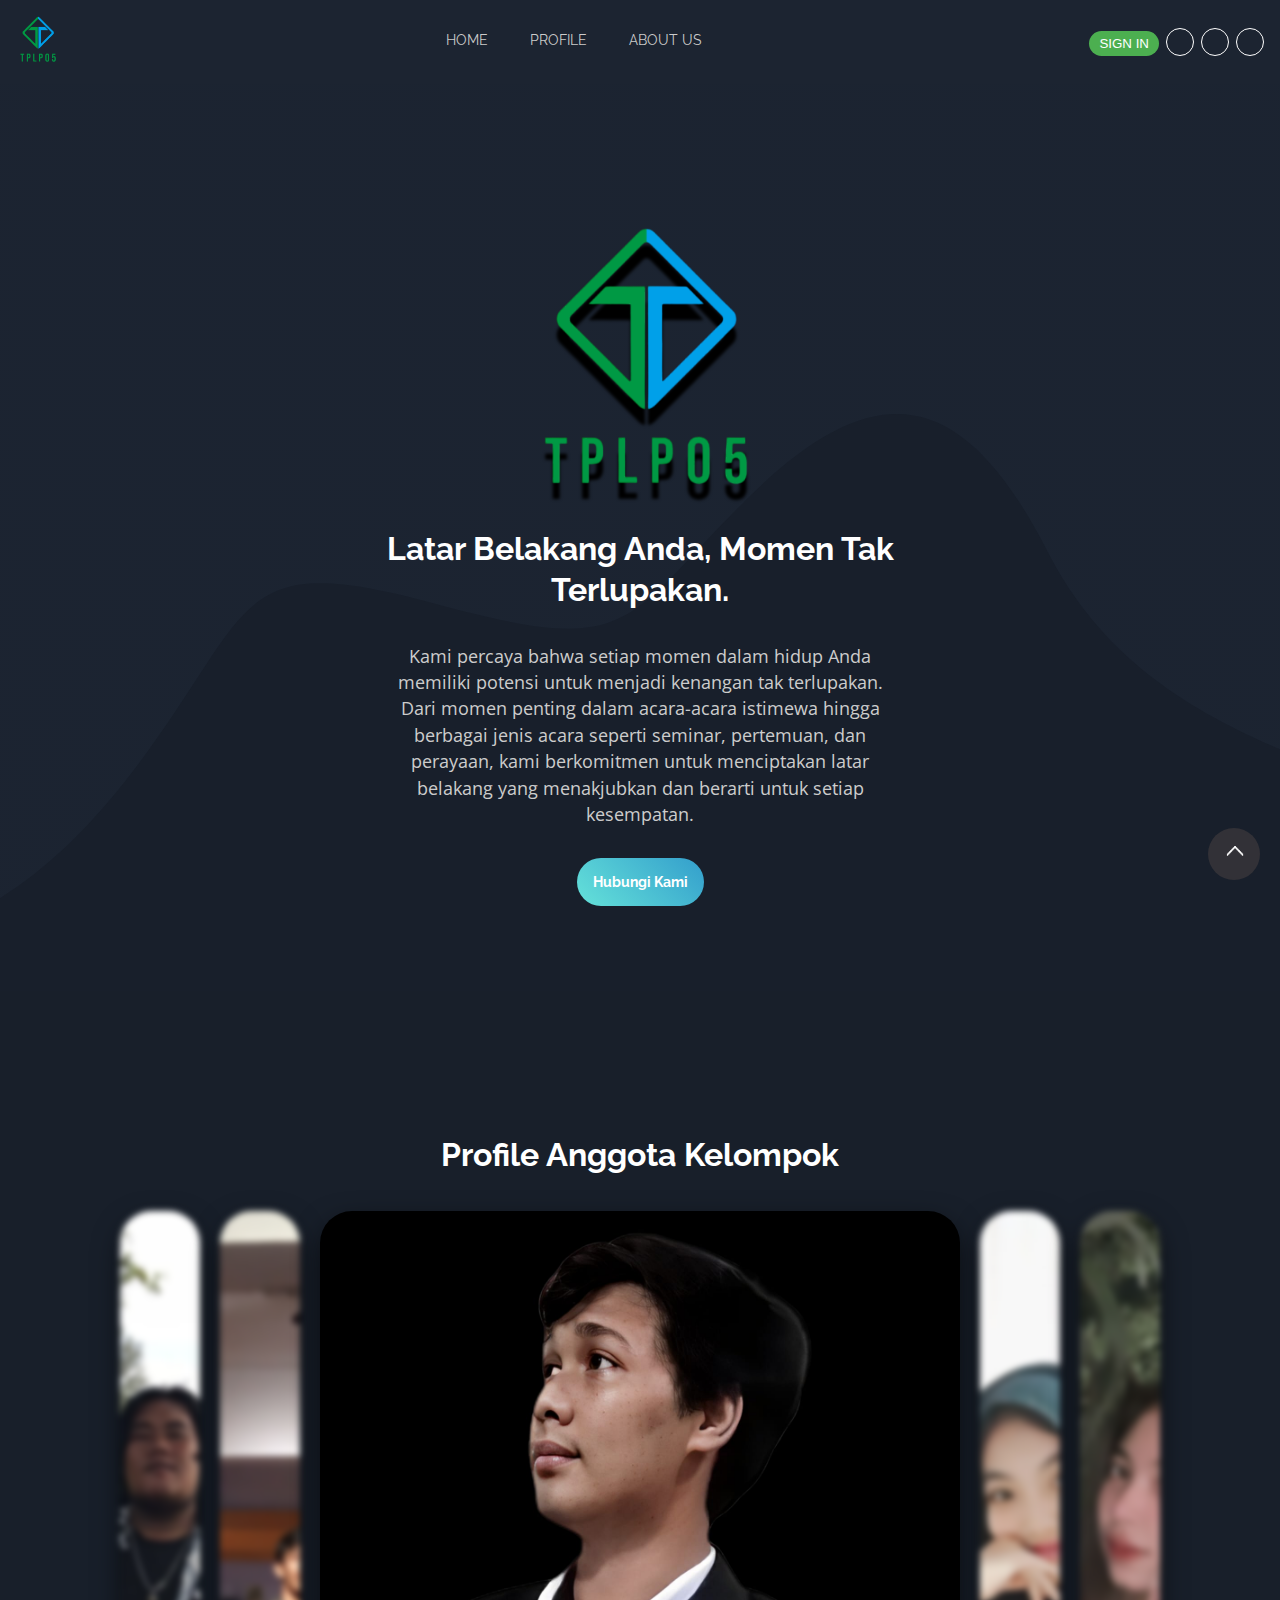
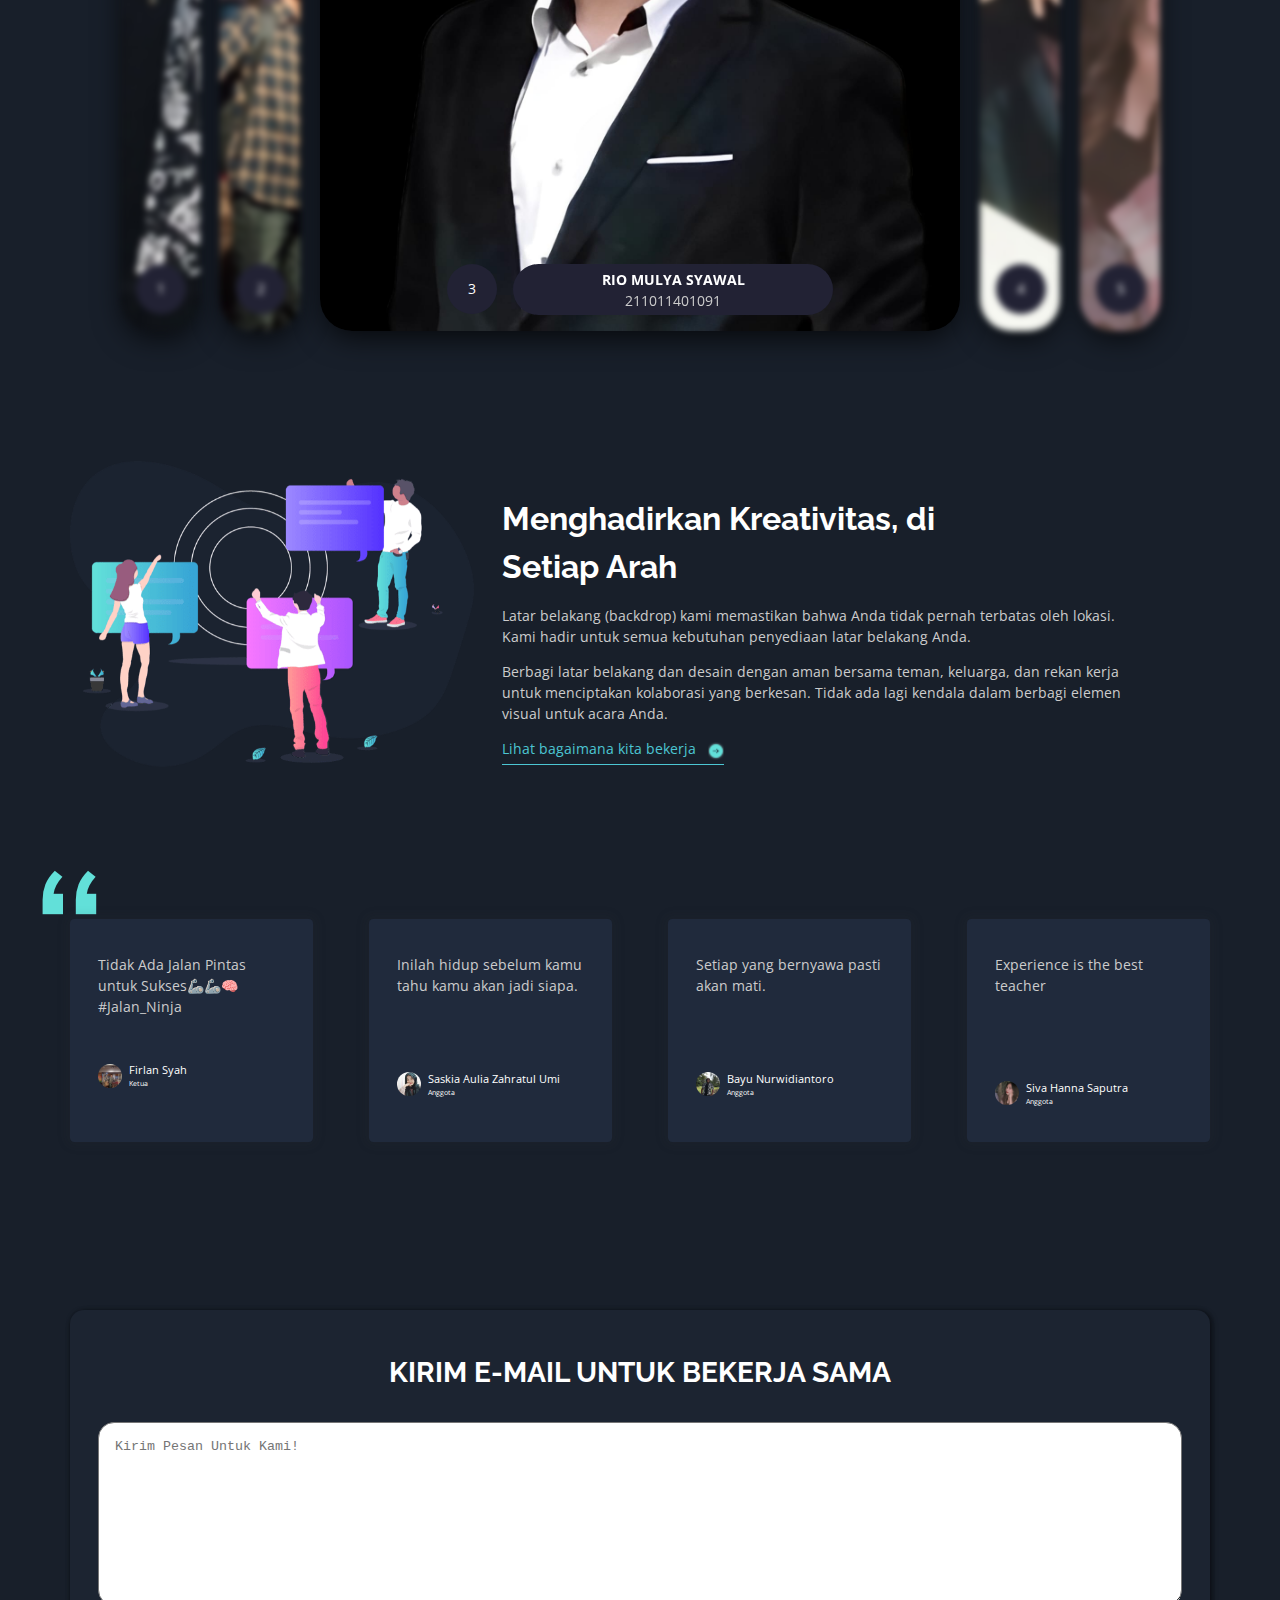
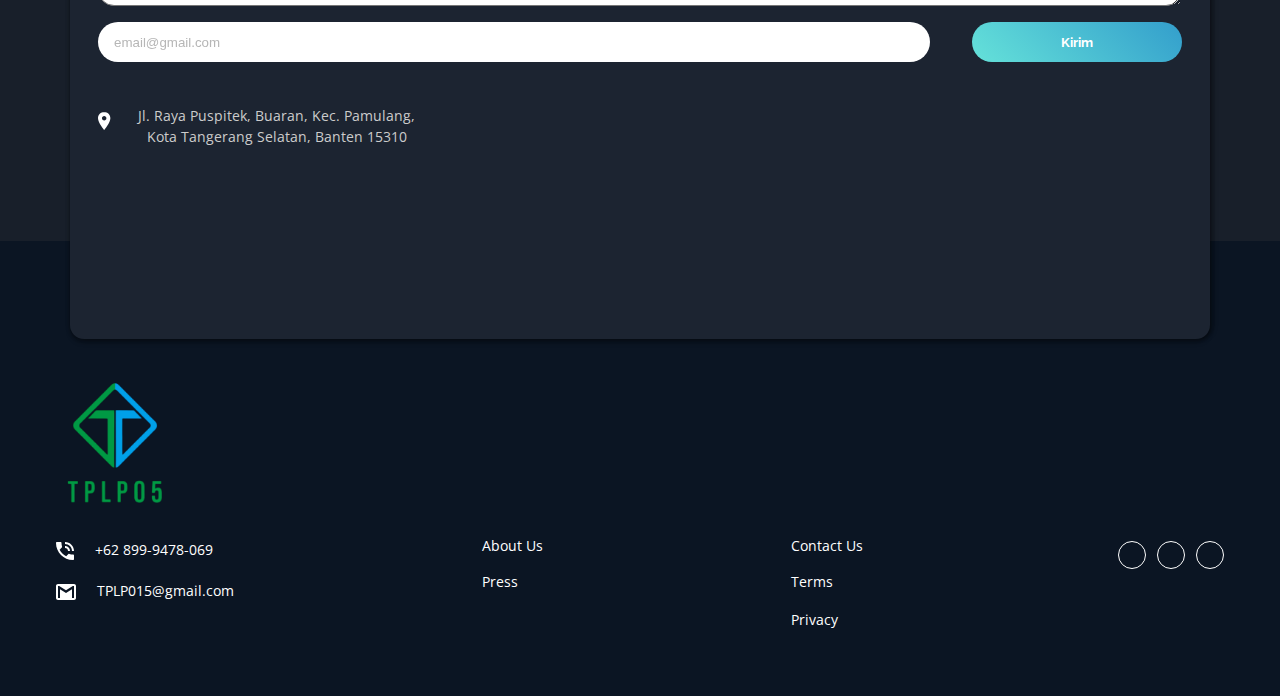
<file: index.html>
<!DOCTYPE html>

<html lang="en">

<head>
    <meta charset="UTF-8">

    <!-- Setting the viewport width to the device's width and initial zoom level to 1 -->
    <meta name="viewport" content="width=device-width, initial-scale=1.0">

    <!-- Specifies icon image and title of the webpage -->
    <link rel="icon" type="image/png" sizes="32x32" href="./assets/images/favicon.ico">
    <title>TUGAS WEB</title>

    <!-- Connection to the font server -->
    <link rel="preconnect" href="https://fonts.googleapis.com">
    <link rel="preconnect" href="https://fonts.gstatic.com" crossorigin>

    <!-- Font style and URL for the Google Fonts used in the webpage -->
    <link
        href="https://fonts.googleapis.com/css2?family=Open+Sans:wght@400;700&family=Raleway:wght@400;700&display=swap"
        rel="stylesheet">

    <!-- Font-awesome styles and URL for the webpage -->
    <link rel="stylesheet" href="https://cdnjs.cloudflare.com/ajax/libs/font-awesome/6.2.1/css/all.min.css"
        integrity="sha512-MV7K8+y+gLIBoVD59lQIYicR65iaqukzvf/nwasF0nqhPay5w/9lJmVM2hMDcnK1OnMGCdVK+iQrJ7lzPJQd1w=="
        crossorigin="anonymous" referrerpolicy="no-referrer" />

    <!-- Link for the CSS styles used in the webpage -->
    <link rel="stylesheet" href="style.css">
</head>

<body>

    <header>
        <nav class="navbar">
            <a href="#" class="logo">
                <img src="./assets/images/Untitled (1).png" alt="05TPLP015">
            </a>

            <ul class="nav-list">
                <li><a href="#hero" class="nav-link">HOME</a></li>
                <li><a href="#features" class="nav-link">PROFILE</a></li>
                <li><a href="#client" class="nav-link">ABOUT US</a></li>
            </ul>
            <div class="login-container">
                <a href="https://www.facebook.com/firlan.syah.758" class="social-logo" aria-label="Facebook"><i
                        class="fa-brands fa-facebook-f"></i></a>
                <a href="https://github.com/riomulya" class="social-logo" aria-label="github"><i
                        class="fa-brands fa-github"></i></a>
                <a href="https://instagram.com/bynrwdntr_?igshid=OGQ5ZDc2ODk2ZA==" class="social-logo"
                    aria-label="Instagram"><i class="fa-brands fa-instagram"></i></a>
                <div class="login-form">
                    <a href="formlogin.html"><button>SIGN IN</button></a>
                </div>
            </div>

        </nav>
    </header>

    <main>
        <!-- Hero Section -->
        <section class="hero" id="hero">
            <div class="hero-image">
                <img src="./assets/images/Untitled (1).png">
            </div>

            <div class="hero-info">
                <h1 class="heading">Latar Belakang Anda, Momen Tak Terlupakan.</h1>
                <p class="sub-heading">Kami percaya bahwa setiap momen dalam hidup Anda memiliki potensi untuk menjadi
                    kenangan tak terlupakan. Dari momen penting dalam acara-acara istimewa hingga berbagai jenis acara
                    seperti seminar, pertemuan, dan perayaan, kami berkomitmen untuk menciptakan latar belakang yang
                    menakjubkan dan berarti untuk setiap kesempatan.</p>
            </div>

            <span class="get-started-btn">
                <a href="#contact" class="btn">Hubungi Kami</a>
            </span>
        </section>

        <!-- Features Section -->

        <section class="features" id="features">
            <h1>Profile Anggota Kelompok</h1>
            <div class="wrapper">
                <div class="container">
                    <input type="radio" name="slide" id="c1">
                    <label for="c1" class="card">
                        <div class="bg"></div>
                        <div class="row">
                            <div class="icon">1</div>
                            <div class="description">
                                <h4>BAYU NURWIDIANTORO</h4>
                                <p>211011401082</p>
                            </div>
                        </div>
                    </label>
                    <input type="radio" name="slide" id="c2">
                    <label for="c2" class="card">
                        <div class="row">
                            <div class="icon">2</div>
                            <div class="description">
                                <h4>FIRLAN SYAH</h4>
                                <p>211011401085</p>
                            </div>
                        </div>
                    </label>
                    <input type="radio" name="slide" id="c3" checked="true">
                    <label for="c3" class="card">
                        <div class="row">
                            <div class="icon">3</div>
                            <div class="description">
                                <h4>RIO MULYA SYAWAL</h4>
                                <p>211011401091</p>
                            </div>
                        </div>
                    </label>
                    <input type="radio" name="slide" id="c4">
                    <label for="c4" class="card">
                        <div class="row">
                            <div class="icon">4</div>
                            <div class="description">
                                <h4>SASKIA AULIA ZAHROTUL UMI</h4>
                                <p>211011401101</p>
                            </div>
                        </div>
                    </label>
                    <input type="radio" name="slide" id="c5">
                    <label for="c5" class="card">
                        <div class="row">
                            <div class="icon">5</div>
                            <div class="description">
                                <h4>SHIVA HANNA SAPUTRA</h4>
                                <p>211011401084</p>
                            </div>
                        </div>
                    </label>
                </div>
            </div>

        </section>

        <!-- Productivity Section -->
        <section class="productivity" id="client">

            <div class="productivity-image">
                <img src="./assets/images/illustration-stay-productive.png"
                    alt="illustration of people holding message cards">
            </div>

            <div class="productivity-info">
                <h2>Menghadirkan Kreativitas, di Setiap Arah</h2>
                <p class="productivity_sub-heading_1">Latar belakang (backdrop) kami memastikan bahwa Anda tidak pernah
                    terbatas oleh lokasi. Kami hadir untuk semua kebutuhan penyediaan latar belakang Anda.</p>
                <p class="productivity_sub-heading_2">Berbagi latar belakang dan desain dengan aman bersama teman,
                    keluarga, dan rekan kerja untuk menciptakan kolaborasi yang berkesan. Tidak ada lagi kendala dalam
                    berbagi elemen visual untuk acara Anda.
                </p>
                <a href="https://bynrwdntr.github.io/mk-production/index.html" class="productivity-link">Lihat bagaimana
                    kita bekerja</a>
            </div>

        </section>

        <!-- Client Section -->
        <section class="client">

            <article class="quote-box">

                <p class="quote-txt">
                    Tidak Ada Jalan Pintas untuk Sukses🦾🦾🧠
                    <br>
                    #Jalan_Ninja
                </p>
                <div class="author">
                    <img src="./assets/images/frilan.jpg" class="author-img">
                    <div class="author-details">
                        <span class="author-name">Firlan Syah</span>
                        <span class="author-title">Ketua</span>
                    </div>
                </div>

            </article>

            <article class="quote-box">
                <p class="quote-txt">Inilah hidup sebelum kamu tahu kamu akan jadi siapa.
                </p><br>

                <div class="author">
                    <img src="./assets/images/saskia.jpg" class="author-img">
                    <div class="author-details">
                        <span class="author-name">Saskia Aulia Zahratul Umi</span>
                        <span class="author-title">Anggota</span>
                    </div>
                </div>

            </article>

            <article class="quote-box">

                <p class="quote-txt">Setiap yang bernyawa pasti akan mati.
                </p><br>

                <div class="author">
                    <img src="./assets/images/bayu2.jpg" class="author-img">
                    <div class="author-details">
                        <span class="author-name">Bayu Nurwidiantoro</span>
                        <span class="author-title">Anggota</span>
                    </div>
                </div>

            </article>

            <article class="quote-box">

                <p class="quote-txt">
                    Experience is the best teacher
                </p><br><br>
                <div class="author">
                    <img src="./assets/images/siva.jpg" class="author-img">
                    <div class="author-details">
                        <span class="author-name">Siva Hanna Saputra</span>
                        <span class="author-title">Anggota</span>
                    </div>
                </div>

            </article>

        </section>

        <!-- Contact Form Section -->

        <section class="contact" id="contact">
            <div class="contact-form">
                <div class="contact-info">
                    <h1>KIRIM E-MAIL UNTUK BEKERJA SAMA</h1>
                </div>

                <div class="contact-form">
                    <form id="form">
                        <div class="row">
                            <textarea placeholder="Kirim Pesan Untuk Kami!" name="pesan" id="" cols="30"
                                rows="10"></textarea>
                        </div>
                        <div class="row">
                            <input type="email" placeholder="email@gmail.com" id="email-input">
                            <button type="submit" class="btn" id="signupButton">Kirim</button>
                        </div>
                    </form>
                </div>
            </div>
            <div class="company-location">
                <div>
                    <p><span><img src="./assets/images/icon/icon-location.svg" alt="location logo"
                                class="location-logo"></span><span class="company-link">Jl. Raya Puspitek,
                            Buaran, Kec.
                            Pamulang, Kota Tangerang
                            Selatan, Banten 15310</span></p>
                </div><br>
                <div class="col-lg-6 d-flex align-items-center" data-aos="fade-down">
                    <iframe
                        src="https://www.google.com/maps/embed?pb=!1m18!1m12!1m3!1d3965.362257823143!2d106.70331680897007!3d-6.347115862067672!2m3!1f0!2f0!3f0!3m2!1i1024!2i768!4f13.1!3m3!1m2!1s0x2e69e59e8f95997f%3A0x6c7d2de0d28dd185!2sJl.%20Raya%20Puspitek%2C%20Kec.%20Pamulang%2C%20Kota%20Tangerang%20Selatan%2C%20Banten!5e0!3m2!1sid!2sid!4v1701739813625!5m2!1sid!2sid"
                        style="border:0;" allowfullscreen="" loading="lazy" referrerpolicy="no-referrer-when-downgrade">
                    </iframe>
                </div>
        </section>


        <!-- end of back to top button -->

        <!-- Contact -->
        <!--section class="contact d-flex align-items-center py-5" id="contact">
        <div class="container-fluid text-light">
            <div class="row">
                <div class="col-lg-6 d-flex justify-content-center justify-content-lg-end align-items-center px-lg-5" data-aos="fade-right">
                    <div style="width:90%">
                        <div class="text-center text-lg-start py-4 pt-lg-0">
                            <p>CONTACT</p>
                            <h2 class="py-2">Send your query</h2>
                            <p class="para-light">Lorem ipsum dolor sit amet consectetur, adipisicing elit. Dignissimos dicta mollitia totam explicabo obcaecati quia laudantium repudiandae.</p>
                        </div>
                        <div>
                            <div class="row" >
                                <div class="col-lg-6">
                                    <div class="form-group py-2">
                                        <input type="text" class="form-control form-control-input" id="exampleFormControlInput1" placeholder="Enter name">
                                    </div>                                
                                </div>
                                <div class="col-lg-6">
                                    <div class="form-group py-2">
                                        <input type="email" class="form-control form-control-input" id="exampleFormControlInput2" placeholder="Enter phone number">
                                    </div>                                 
                                </div>
                            </div>
                            <div class="form-group py-1">
                                <input type="email" class="form-control form-control-input" id="exampleFormControlInput3" placeholder="Enter email">
                            </div>  
                            <div class="form-group py-2">
                                <textarea class="form-control form-control-input" id="exampleFormControlTextarea1" rows="6" placeholder="Message"></textarea>
                            </div>                            
                        </div>
                    </div> <!-- end of div -->
        </div> <!-- end of col -->
        <!--div class="col-lg-6 d-flex align-items-center map" data-aos="fade-down">
                    <iframe
                src="https://www.google.com/maps/embed?pb=!1m18!1m12!1m3!1d3966.3692044844834!2d106.72011017343036!3d-6.214944293772955!2m3!1f0!2f0!3f0!3m2!1i1024!2i768!4f13.1!3m3!1m2!1s0x2e69f9fdecc0415d%3A0x1482404ea09bb3f5!2sJl.%20H.%20Sodon%2C%20Kec.%20Kembangan%2C%20Kota%20Jakarta%20Barat%2C%20Daerah%20Khusus%20Ibukota%20Jakarta!5e0!3m2!1sid!2sid!4v1684876527311!5m2!1sid!2sid"
                width="600" height="350" style="border:0;" allowfullscreen="" loading="lazy" referrerpolicy="no-referrer-when-downgrade">
                    </iframe>
                </!--div> <!-- end of col -->
        <!--div class="my-1">
                    <a class="btn form-control-submit-button" href="#your-link">Submit</a>
                </!--div>
            </div> <!-- end of row -->
        </div> <!-- end of container -->
        </section> <!-- end of contact -->
    </main>

    <footer>
        <a href="#"><img src="./assets/images/Untitled (1).png" alt="MK logo" class="footer-logo"></a>
        <div class="footer-flex">
            <ul class="company-contact">
                <li class="company-meta"><img src="./assets/images/icon/icon-phone.svg" alt="phone logo"
                        class="phone-logo"><span class="company-link">+62 899-9478-069</span></li>
                <li class="company-meta"><img src="./assets/images/icon/icon-email.svg" alt="email logo"
                        class="email-logo"><span><a href="mailto:mk@mk.com"
                            class="email-link company-link">TPLP015@gmail.com</a></span>
                </li>
            </ul>

            <ul class="company-links">
                <li><a href="#" class="company-link">About Us</a></li>
                <li><a href="#" class="company-link">Press</a></li>
            </ul>

            <ul class="company-links">
                <li><a href="#" class="company-link">Contact Us</a></li>
                <li><a href="#" class="company-link">Terms</a></li>
                <li><a href="#" class="company-link">Privacy</a></li>
            </ul>

            <div class="company-social">
                <a href="https://www.facebook.com/firlan.syah.758" class="social-logo" aria-label="Facebook"><i
                        class="fa-brands fa-facebook-f"></i></a>
                <a href="https://github.com/riomulya" class="social-logo" aria-label="github"><i
                        class="fa-brands fa-github"></i></a>
                <a href="https://instagram.com/bynrwdntr_?igshid=OGQ5ZDc2ODk2ZA==" class="social-logo"
                    aria-label="Instagram"><i class="fa-brands fa-instagram"></i></a>
            </div>

        </div>

    </footer>
    <!-- Back To Top Button -->
    <button id="myBtn">

        <a href="#">
            <img src="./assets/images/up-arrow.png" alt="alternative">

        </a> </button>
</body>

</html>
</file>
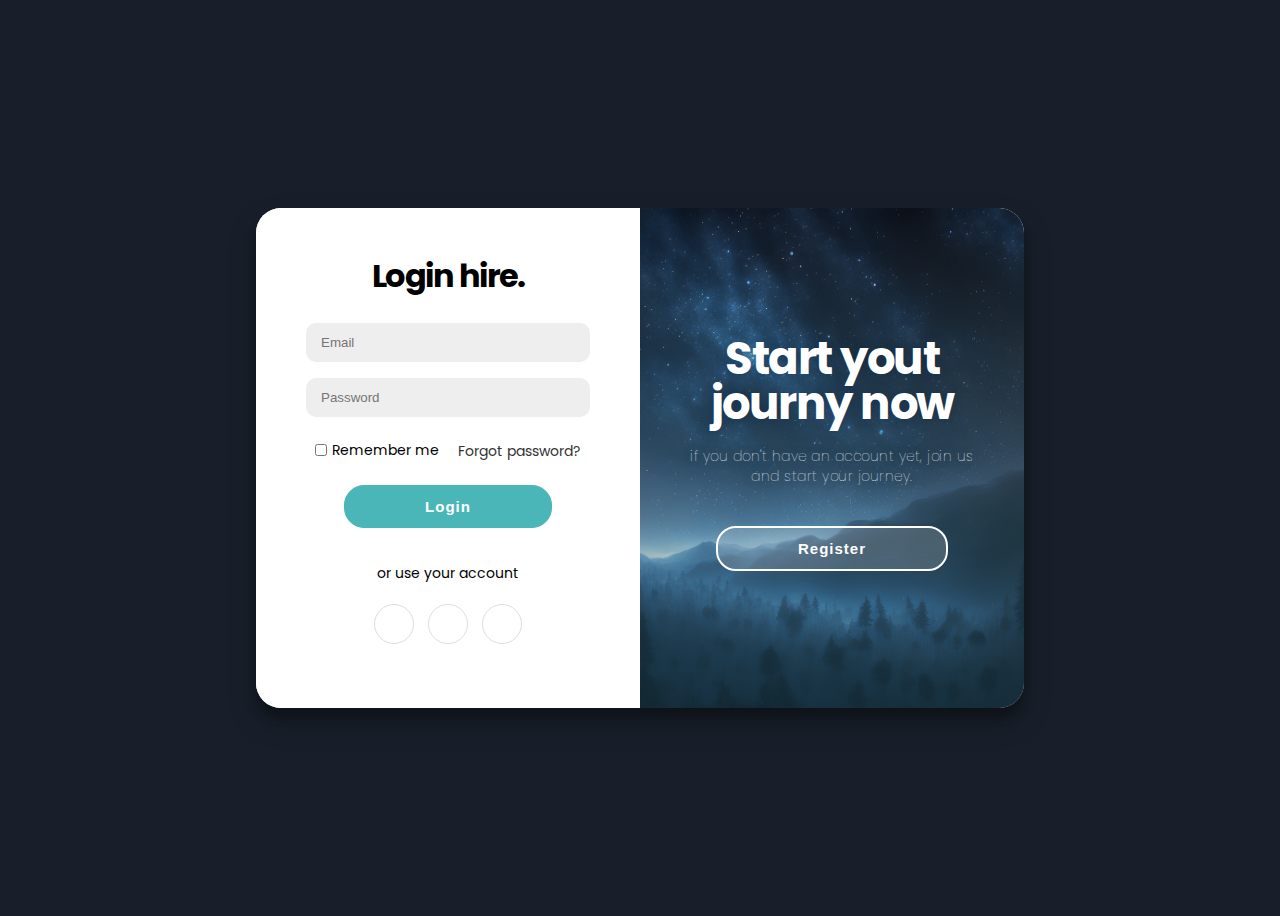
<file: formlogin.html>
<!DOCTYPE html>
<html lang="en">

<head>
  <meta charset="UTF-8">
  <meta http-equiv="X-UA-Compatible" content="IE=edge">
  <meta name="viewport" content="width=device-width, initial-scale=1.0">
  <title>Login / Registration Form</title>
  <link href="https://cdn.lineicons.com/4.0/lineicons.css" rel="stylesheet" />
  <link rel="stylesheet" href="login.css">
</head>

<body>
  <div class="container" id="container">

    <div class="form-container register-container">
      <form action="#">
        <h1>Register hire.</h1>
        <input type="text" placeholder="Name">
        <input type="email" placeholder="Email">
        <input type="password" placeholder="Password">
        <button>Register</button>
        <span>or use your account</span>
        <div class="social-container">
          <a href="#" class="social"><i class="lni lni-facebook-fill"></i></a>
          <a href="index.html" class="social"><i class="lni lni-google"></i></a>
          <a href="#" class="social"><i class="lni lni-instagram-fill"></i></a>
        </div>
      </form>
    </div>

    <div class="form-container login-container">
      <form action="#">
        <h1>Login hire.</h1>
        <input type="email" placeholder="Email">
        <input type="password" placeholder="Password">
        <div class="content">
          <div class="checkbox">
            <input type="checkbox" name="checkbox" id="checkbox">
            <label>Remember me</label>
          </div>
          <div class="pass-link">
            <a href="#">Forgot password?</a>
          </div>
        </div>
        <button>Login</button>
        <span>or use your account</span>
        <div class="social-container">
          <a href="#" class="social"><i class="lni lni-facebook-fill"></i></a>
          <a href="index.html" class="social"><i class="lni lni-google"></i></a>
          <a href="#" class="social"><i class="lni lni-instagram-fill"></i></a>
        </div>
      </form>
    </div>

    <div class="overlay-container">
      <div class="overlay">
        <div class="overlay-panel overlay-left">
          <h1 class="title">Hello <br> friends</h1>
          <p>if Yout have an account, login here and have fun</p>
          <button class="ghost" id="login">Login
            <i class="lni lni-arrow-left login"></i>
          </button>
        </div>
        <div class="overlay-panel overlay-right">
          <h1 class="title">Start yout <br> journy now</h1>
          <p>if you don't have an account yet, join us and start your journey.</p>
          <button class="ghost" id="register">Register
            <i class="lni lni-arrow-right register"></i>
          </button>
        </div>
      </div>
    </div>

  </div>

  <script src="scripts/script.js"></script>

</body>

</html>
</file>
<file: style.css>
/* Defining custom colors using HSL color model */
:root {
  --clr-white: hsl(0, 0%, 100%);
  --clr-grey: hsl(0, 0%, 80%);
  --grey-blue: hsl(217, 28%, 15%);
  --dark-blue: hsl(218, 28%, 13%);
  --very-dark-blue: hsl(216, 53%, 9%);
  --cyan-blue: hsl(176, 68%, 64%);
  --dark-cyan-blue: hsl(198, 60%, 50%);
  --dark-grey-blue: hsl(219, 30%, 18%);
}

html {
  scroll-behavior: smooth;
}

/* visited link */
a:visited {
  color: var(--clr-grey);
}

/* mouse over link */
a:hover {
  color: var(--cyan-blue);
}

/* selected link */
a:active {
  color: var(--dark-cyan-blue);
}

/* Global box-sizing property to all elements, 
   margin & padding set to 0 to avoid unwanted spacing */
*,
*::after,
*::before {
  margin: 0;
  padding: 0;
  box-sizing: border-box;
}

body {
  font-family: 'Open Sans', sans-serif;
  background-color: var(--dark-blue);
  font-size: 0.875rem;
  font-weight: 400;
  line-height: 1.5;
  text-align: center;
  color: var(--clr-white);
}

img {
  max-width: 100%;
}

.btn {
  text-decoration: none;
  background: linear-gradient(45deg, var(--cyan-blue), var(--dark-cyan-blue));
  color: var(--clr-white);
  font-weight: 700;
  padding: 1rem;
  border: none;
  border-radius: 2.5em;
}

.btn:hover {
  background: hsl(198, 70%, 54%);
}

/*********** Typography  *********/

h1,
h2,
.nav-list,
.btn {
  font-family: 'Raleway', sans-serif;
}

h1.heading {
  font-size: 1.5rem;
  font-weight: 700;
  line-height: 1.5;
  margin: 1em 0em;
}

h2 {
  font-size: 0.9rem;
  font-weight: 700;
}

p {
  color: var(--clr-grey);
}

a {
  text-decoration: none;
}

ul {
  list-style-type: none;
}

/*********** Navigation Bar  *********/

.navbar {
  padding: 1rem;
  background-color: var(--grey-blue);
  display: flex;
  align-items: center;
  justify-content: space-between;
}

.logo {
  text-decoration: none;
  width: 2em;
}

.nav-list {
  display: flex;
  gap: 1.5em;
  list-style: none;
}

.nav-link {
  color: var(--clr-grey);
}

.nav-link::after {
  content: '';
  display: block;
  width: 0;
  height: 0.2em;
  background: var(--clr-grey);
  transition: width 0.3s;
}
.login-container {
  display: flex;
  flex-direction: row-reverse;
}

.login-form {
  display: flex;
  flex-direction: column-reverse;
  align-items: center;
}

.login-form input {
  margin-right: 10px;
  padding: 5px;
}

.login-form button {
  padding: 5px 10px;
  background-color: #4caf50;
  color: white;
  border: none;
  border-radius: 2em;
  cursor: pointer;
}

.login-form button:hover {
  background-color: #45a049;
}

/* .nav-link::before {
  content: '';
  display: block;
  width: 0;
  height: 0.2em;
  background: var(--clr-grey);
  transition: width 0.3s;
} */

.company-link::after {
  content: '';
  display: block;
  width: 0;
  height: 0.2em;
  background: var(--clr-grey);
  transition: width 0.3s;
  text-decoration: none;
}

.company-link:hover:link {
  text-decoration: none;
}

.company-link:hover::after {
  width: 100%;
}

.nav-link:hover::after {
  width: 100%;
}

.sub-heading {
  font-size: 0.9rem;
  margin: 0.5em;
  padding-bottom: 2.5em;
}

/*********** Secure Location *********/

.hero {
  position: relative;
  background: url('./assets/images/background/bg-curvy-desktop.svg') no-repeat
      left top,
    linear-gradient(var(--grey-blue) 50%, var(--dark-blue) 50%);
  background-size: 145%;
  background-position: -8em center;
  background-repeat: no-repeat;
  padding: 10em 2em 0;
}

.hero-image img {
  filter: drop-shadow(0 1rem 0.1rem black);
  width: 15rem;
}

/*********** Features *********/
.features h1 {
  margin: 0 auto;
  font-size: 2rem;
}

.flex {
  display: flex;
  flex-direction: column;
  justify-content: space-between;
  align-items: center;
  padding: 7em 2em 0em;
}

.features_sub-heading {
  padding: 0.5em 0.3em;
  font-size: 0.8rem;
}

.features-info {
  padding-top: 1.3em;
}

.icon img {
  border-radius: 5%;
  width: 35em;
  height: 25em;
}

/*********** Productivity *********/

.productivity {
  padding: 7em 2.5em;
  display: flex;
  flex-direction: column;
  justify-content: space-evenly;
  align-items: center;
}

.productivity-info {
  padding-top: 1.5em;
  text-align: left;
}

.productivity-info h2 {
  font-size: 1.1rem;
}

.productivity_sub-heading_1 {
  padding: 1em 0em;
  font-size: 0.9em;
}

.productivity_sub-heading_2 {
  font-size: 0.9em;
  padding-bottom: 1em;
}

.productivity-link {
  color: #4cc6d3;
  border-bottom: 0.1em solid #4cc6d3;
  padding-bottom: 0.4em;
  padding-right: 2em;
  background: url('./assets/images/icon/icon-arrow.svg');
  background-repeat: no-repeat;
  background-position: right;
}

.productivity-link:hover {
  color: var(--clr-white);
  border-bottom: 0.1em solid var(--clr-white);
  background: url('./assets/images/icon/icon-arrow-hover.svg');
  background-repeat: no-repeat;
  background-position: right;
}

.pro-arrow {
  top: 10em;
}

/*********** client *********/
.client {
  display: flex;
  flex-direction: column;
  background-image: url(./assets/images/background/bg-quotes.png);
  background-repeat: no-repeat;
  padding-top: 0.1em;
  background-position: left 1.9em top;
  background-size: 10%;
  margin-bottom: -10em;
}

.quote-box {
  background-color: var(--dark-grey-blue);
  box-shadow: 0 0 10px 5px hsla(0, 0%, 22%, 0.09);
  margin: 2em;
  padding: 2.5em 2em;
  border-radius: 0.3em;
  display: flex;
  flex-direction: column;
  justify-content: start;
  flex: 1;
  row-gap: 1em;
}

.quote-txt {
  text-align: left;
  font-size: 0.85em;
  flex: 1;
}
.author {
  display: flex;
  align-items: center;
  justify-content: left;
  padding-top: 1em;
  flex: 1;
}

.author-img {
  width: 1.5rem;
  height: 1.5rem;
  border-radius: 50%;
  object-fit: cover;
}

.author-details {
  display: flex;
  flex-direction: column;
  padding-left: 0.5em;
}

.author-name {
  text-align: left;
  font-size: 0.8em;
}

.author-title {
  text-align: left;
  font-size: 0.5em;
}

/*********** Contact Form *********/
.contact {
  display: flex;
  flex-direction: column;
  position: relative;
  z-index: 1;
  bottom: -15rem;
  margin: 2em 1em;
  padding: 4em 1.5em 2.5em;
  background-color: var(--grey-blue);
  border-radius: 1em;
  box-shadow: 0px 4px 4px rgba(0, 0, 0, 0.25), 0px 0px 4px rgba(0, 0, 0, 0.25),
    4px 0px 4px rgba(0, 0, 0, 0.25);
}

.contact-info {
  margin-bottom: 2em;
}

.contact-info h1 {
  margin-bottom: 1em;
  font-size: 1.4em;
}

.contact-info p {
  font-size: 0.9em;
}

#form .row {
  margin: 1rem auto;
  display: flex;
  justify-content: center;
  align-items: self-start;
  border: none;
  gap: 1rem;
}

.row textarea {
  flex: 1;
  border-radius: 1rem;
  padding: 1rem;
}

#email-input {
  padding: 1rem;
  border: none;
  padding-left: 1rem;
  border-radius: 2em;
  margin-bottom: 2em;
  flex: 5;
}

#email-input::placeholder {
  color: #979797;
  opacity: 0.7;
}

#email-input input::placeholder {
  color: #000000;
}

#email-input:focus::placeholder {
  color: transparent;
}

.contact-form .btn {
  border-radius: 2em;
  padding: 1rem;
  flex: 1;
}

#validation-message {
  font-size: 1.1em;
  margin: 1.5em 2em 0em 1em;
}

/*********** Footer *********/

footer {
  background-color: var(--very-dark-blue);
  padding: 21em 2.5em 2.5em;
  text-align: left;
}

.footer-logo {
  width: 12em;
}

.footer-flex {
  display: flex;
  flex-direction: column;
}

.footer-flex a {
  color: var(--clr-white);
}

/* Company Location */
.company-location {
  margin-top: 2em;
}

.location-logo {
  margin-right: 2.5em;
  margin-top: 0.5em;
}

.company-location p {
  display: flex;
  font-size: 1em;
}

/* Company Contacts */
.company-contact {
  margin-bottom: 1em;
}
.company-meta {
  margin-top: 1em;
  display: flex;
  align-items: center;
}

.phone-logo {
  margin-right: 1.5em;
}

.email-logo {
  margin-right: 1.5em;
}

.email-link:hover {
  text-decoration: underline;
}

/* Company Links */
.company-links {
  margin-top: 2em;
  line-height: 2.5em;
}

.company-links a:hover {
  text-decoration: underline;
}

/* Company Social */
.company-social {
  text-align: center;
  margin-top: 4em;
}

.social-logo {
  display: inline-flex;
  height: 2em;
  width: 2em;
  justify-content: center;
  align-items: center;
  border-radius: 50%;
  border: 1px solid var(--clr-white);
  margin-left: 0.5em;
}

.social-logo:hover {
  color: var(--cyan-blue);
  border: 1px solid var(--cyan-blue);
}

/* Attribution */
.attribution {
  margin: 5em 2em 0em;
  width: 80%;
  font-weight: 700;
  text-align: center;
  color: var(--clr-white);
}
.attribution a {
  color: var(--cyan-blue);
  text-decoration: none;
}

/* Scrollbar */
::-webkit-scrollbar {
  display: none;
}

/*********** Media Queries  *********/

.wrapper {
  width: 100%;
  padding: 02rem;
  display: flex;
  align-items: center;
  justify-content: center;
}

.container {
  height: 80vh;
  display: flex;
  flex-wrap: nowrap;
}

.card {
  padding: 1rem;
  width: 80px;
  border-radius: 0.75rem;
  background-size: cover;
  cursor: pointer;
  overflow: hidden;
  border-radius: 2rem;
  margin: 0 10px;
  display: flex;
  align-items: flex-end;
  transition: 0.6s cubic-bezier(0.28, -0.03, 0, 0.99);
  box-shadow: 0px 10px 30px -5px rgba(0, 0, 0, 0.8);
  filter: blur(3px);
}

.card > .row {
  color: white;
  display: flex;
  align-content: center;
  gap: 1rem;
  margin: 0 auto;
}

.card > .row > .icon {
  background: rgba(34, 34, 52, 1);
  color: white;
  border-radius: 50%;
  width: 50px;
  height: 50px;
  line-height: 50px;
}

.card > .row > .description {
  background: rgba(34, 34, 52, 1);
  padding: 0.3rem;
  overflow: hidden;
  width: 20rem;
  opacity: 0;
  transition-delay: 0.3s;
  transition: all 0.3s ease;
  border-radius: 5rem;
  flex: 1;
}

.description h4 {
  text-transform: uppercase;
}

input[type='radio'] {
  display: none;
}

input:checked + label {
  width: 40rem;
  filter: opacity(1);
}

input:checked + label .description {
  opacity: 1 !important;
  transform: translateY(0) !important;
}

.card[for='c1'] {
  background-image: url('./assets/images/bayu2.jpg');
  background-position: center;
}
.card[for='c2'] {
  background-image: url('./assets/images/frilan.jpg');
  background-position: center;
}
.card[for='c3'] {
  background-image: url('./assets/images/rio.jpeg');
  background-position: center;
}
.card[for='c4'] {
  background-image: url('./assets/images/saskia.jpg');
  background-position: center;
}

.card[for='c5'] {
  background-image: url('./assets/images/siva.jpg');
  background-position: center;
}

iframe {
  width: 100%;
}

@media (max-width: 62.5em) {
  body {
    font: 70%;
  }

  .nav-list {
    display: none;
  }

  .container {
    flex-direction: column;
    gap: 1rem;
    width: 100%;
  }
  .card {
    width: 100%;
  }
  input:checked {
    filter: opacity(1);
  }
  input:checked + .description {
    width: 1rem;
  }

  input:checked + .card {
    width: 100%;
    height: 70vh;
  }

  footer {
    display: flex;
    flex-direction: column;
    justify-content: center;
    justify-items: center;
    align-content: center;
    align-items: center;
    text-align: center;
  }
}

@media (min-width: 62.5em) {
  /*********** Typography  *********/
  h1.heading {
    font-size: 2rem;
    margin: 1em 10em;
    line-height: 1.3;
  }

  h2 {
    font-size: 1rem;
  }

  /*********** Navigation Bar  *********/
  nav {
    padding: 2em 5em;
  }

  .logo {
    width: 3em;
  }

  .nav-list {
    gap: 3em;
  }

  .sub-heading {
    font-size: 1.1rem;
    margin: 0em 20em;
  }

  /*********** Hero Section *********/
  .hero {
    position: relative;
    background: url('./assets/images/background/bg-curvy-mobile.svg') no-repeat
        left top,
      linear-gradient(var(--grey-blue) 90%, var(--dark-blue) 10%);
    background-size: 120%;
    background-position: bottom;
    background-repeat: no-repeat;
    padding-bottom: 7em;
  }

  /*********** Features *********/

  .features {
    display: flex;
    flex-wrap: wrap;
    flex-basis: 100%;
    flex: 1;
    padding: 10em 0 0;
  }

  .flex {
    flex: 50%;
    padding: 3em 0em;
    align-items: center;
  }

  .features_sub-heading {
    font-size: 0.9rem;
    margin: 0em 7em;
  }

  /*********** Productivity *********/

  .productivity {
    padding: 7em 0em;
    margin: 0em 5em;
    flex-direction: row;
    justify-content: center;
    align-items: center;
  }

  .productivity-image {
    width: 80%;
  }
  .productivity-info {
    margin: 0em 6em 0em 2em;
  }

  .productivity-info h2 {
    font-size: 2rem;
    margin-right: 4em;
  }

  .productivity_sub-heading_1,
  .productivity_sub-heading_2 {
    font-size: 1em;
  }

  /*********** Client *********/
  .client {
    flex-direction: row;
    padding: 1.5em 3em 0em;
    background-position: left 3em top;
    background-size: auto;
    margin-bottom: 2em;
  }

  .quote-txt {
    font-size: 1em;
  }

  /*********** Contact Form *********/

  .contact {
    margin: 1em 5em;
    padding: 3em 2em 1em;
    bottom: -7rem;
  }

  .contact-info h1 {
    font-size: 2em;
  }

  .contact-info p {
    margin: 0em 4em;
  }

  #email-input {
    height: 3em;
    width: 32em;
  }

  .contact-form .btn {
    margin-left: 2em;
    padding: 1em 2em;
    font-size: 0.9em;
  }

  /*********** Footer *********/
  footer {
    padding: 10em 4em 4em;
  }

  .footer-logo {
    width: 8em;
  }

  .footer-flex {
    flex-direction: row;
    justify-content: space-between;
    align-items: start;
    margin-top: 2em;
  }

  /* Company Location */
  .company-location {
    margin-top: 0em;
  }

  .company-location p {
    width: 23em;
    font-size: 1em;
  }

  /* Company Contact */
  .company-contact {
    margin-bottom: 0em;
  }

  .company-meta {
    margin-top: 0em;
  }

  .company-meta:nth-child(2) {
    line-height: 4em;
  }

  /* Company Links */
  .company-links {
    margin-top: 0em;
  }

  .company-links li:first-child {
    line-height: 1em;
    padding-bottom: 0.6em;
  }

  /* Company Social */
  .company-social {
    margin-top: 0em;
  }

  /* Attribution */
  .attribution {
    width: auto;
  }

  /* Scrollbar */
  ::-webkit-scrollbar-track {
    background-color: transparent;
    border-radius: 10px;
  }

  ::-webkit-scrollbar {
    display: block;
    width: 0.625rem;
    background-color: transparent;
  }

  ::-webkit-scrollbar-thumb {
    border-radius: 10px;
    background-image: -webkit-gradient(
      linear,
      left bottom,
      left top,
      color-stop(0.44, hsl(206, 50%, 30%)),
      color-stop(0.72, hsl(218, 28%, 20%)),
      color-stop(0.86, hsl(219, 60%, 20%))
    );
  }
}

/**********************/
/*     Newsletter     */
/**********************/
.form-control-input,
.form-control-textarea {
  width: 50%;
  display: flex;
  flex-direction: inherit;
  appearance: none;
  border-radius: 4px;
  font-size: 0.875rem;
  line-height: 1.5rem;
  padding-left: 1.5rem;
  padding-top: 0.775rem;
  padding-bottom: 0.775rem;
}

/******************************/
/*     Back To Top Button     */
/******************************/
#myBtn {
  z-index: 99;
  right: 20px;
  width: 52px;
  height: 52px;
  bottom: 20px;
  border: none;
  outline: none;
  display: none;
  position: fixed;
  cursor: pointer;
  border-radius: 50%;
  background-color: #323137;
}

#myBtn:hover {
  background-color: #0f0f11;
}

#myBtn img {
  width: 18px;
  margin-left: 0.125rem;
  margin-bottom: 0.25rem;
}
/******maps*********/
.map {
  display: flex;
  justify-content: right;
}

/***********************/
/*     Extra Pages     */
/***********************/
.ex-header {
  padding-top: 8.5rem;
  padding-bottom: 4rem;
  background-color: var(--primary);
}

.ex-header h1 {
  color: #fff;
}

.ex-basic-1 .list-unstyled .fas {
  font-size: 0.375rem;
  line-height: 1.625rem;
}

.ex-basic-1 .list-unstyled .flex-grow-1 {
  margin-left: 0.5rem;
}

.ex-basic-1 .text-box {
  padding: 1.25rem 1.25rem 0.5rem 1.25rem;
  background-color: #f7f9fd;
}

.ex-cards-1 .card {
  border: none;
  background-color: transparent;
}

.ex-cards-1 .card .fa-stack {
  width: 2em;
  font-size: 1.125rem;
}

.ex-cards-1 .card .fa-stack-2x {
  color: var(--secondary);
}

.ex-cards-1 .card .fa-stack-1x {
  width: 2em;
  color: #ffffff;
  font-weight: 700;
  line-height: 2.125rem;
}

.ex-cards-1 .card .list-unstyled .flex-grow-1 {
  margin-left: 2.25rem;
}

.ex-cards-1 .card .list-unstyled .flex-grow-1 h5 {
  margin-top: 0.125rem;
  margin-bottom: 0.5rem;
}
/*************************/
/*     Media Queries     */
/*************************/
/* Base Styles for Larger Screens */

/* ... Your existing styles ... */

/* Media Query for Tablets (up to 768px) */
@media (max-width: 768px) {
  /* Navigation Bar */
  nav {
    padding: 1.5em;
  }

  .navbar {
    align-items: flex-start;
  }

  .logo {
    width: 2.5em;
    margin-bottom: 1em;
  }

  .nav-list {
    display: none;
    flex-direction: column;
    align-items: center;
    position: absolute;
    top: 70px; /* Adjust as needed based on your layout */
    left: 0;
    width: 100%;
    background-color: var(--grey-blue);
  }

  .nav-link {
    color: var(--clr-white);
  }

  .nav-link::after {
    display: none;
  }

  .nav-list.active {
    display: flex;
  }

  .menu-icon {
    display: block;
    cursor: pointer;
  }

  .menu-icon span {
    display: block;
    width: 25px;
    height: 3px;
    background-color: var(--clr-white);
    margin: 5px 0;
  }
}

/* Media Query for Mobile Devices (up to 540px) */
@media (max-width: 540px) {
  /* ... Additional styles for smaller screens ... */
}

/******************************/
/*     Back To Top Button     */
/******************************/
#myBtn {
  z-index: 99999999;
  right: 20px;
  width: 52px;
  height: 52px;
  bottom: 20px;
  border: none;
  outline: none;
  display: block;
  position: fixed;
  cursor: pointer;
  border-radius: 50%;
  background-color: #323137;
}

#myBtn:hover {
  background-color: #2020e0;
}

#myBtn img {
  width: 18px;
  margin-left: 0.125rem;
  margin-bottom: 0.25rem;
}

/* Gaya untuk modal */
/* transition untuk modal */
#elementToClose {
  opacity: 1;
  animation-duration: 0.5s;
  animation-timing-function: ease;
}
@keyframes fadeOut {
  0% {
    opacity: 1;
  }
  100% {
    opacity: 0;
  }
}

.closed {
  animation-name: fadeOut;
  animation-fill-mode: forwards;
}

.modal {
  display: none;
  position: fixed;
  z-index: 1;
  left: 5rem;
  top: 2rem;
  width: 90%;
  height: 90vh;
  overflow: auto;
  background-color: #262525;
}

.modal-content {
  margin: 5%;
  display: flex;
  flex-direction: coloum;
  justify-content: center;
  align-items: center;
  max-width: 80%; /* Lebar maksimal modal */
  max-height: 90%; /* Tinggi maksimal modal */
  position: relative;
  background-color: #fff;
  padding: 20px;
}
/* Efek blur untuk latar belakang saat modal aktif */
body.modal-open {
  overflow: hidden;
}

body.modal-open::before {
  content: '';
  position: fixed;
  top: 0;
  left: 0;
  width: 100%;
  height: 100%;
  background: inherit;
  filter: blur(10px); /* Tingkat blur yang dapat disesuaikan */
  z-index: -2; /* Atur agar latar belakang berada di bawah modal */
}

.modal-content img {
  max-width: 100%;
  height: auto;
}
.close {
  color: #0e0101;
  position: absolute;
  top: 10px;
  right: 10px;
  font-size: 30px;
  font-weight: bold;
  cursor: pointer;
}

.image-description {
  text-align: center;
  margin-top: 20px;
}

/* Animasi zoom saat memperbesar gambar */
.card img:hover {
  transform: scale(1.1);
  transition: transform 0.3s;
}
</file>
<file: login.css>
@import url('https://fonts.googleapis.com/css2?family=Poppins');

* {
  box-sizing: border-box;
}

body {
  background-color: hsl(218, 28%, 13%);
  background-size: cover;
  background-repeat: repeat;
  background-attachment: scroll;

  display: flex;
  justify-content: center;
  align-items: center;
  flex-direction: column;
  font-family: 'Poppins', sans-serif;
  overflow: hidden;
  height: 100vh;
}

h1 {
  font-weight: 700;
  letter-spacing: -1.5px;
  margin: 0;
  margin-bottom: 15px;
}

h1.title {
  font-size: 45px;
  line-height: 45px;
  margin: 0;
  text-shadow: 0 0 10px rgba(16, 42, 74, 0.5);
}

p {
  font-size: 14px;
  font-weight: 100;
  line-height: 20px;
  letter-spacing: 0.5px;
  margin: 20px 0 30px;
  text-shadow: 0 0 10px rgba(16, 64, 74, 0.5);
}

span {
  font-size: 14px;
  margin-top: 25px;
}

a {
  color: #333;
  font-size: 14px;
  text-decoration: none;
  margin: 15px 0;
  transition: 0.3s ease-in-out;
}

a:hover {
  color: #4bb6b7;
}

.content {
  display: flex;
  width: 100%;
  height: 50px;
  align-items: center;
  justify-content: space-around;
}

.content .checkbox {
  display: flex;
  align-items: center;
  justify-content: center;
}

.content input {
  accent-color: #333;
  width: 12px;
  height: 12px;
}

.content label {
  font-size: 14px;
  user-select: none;
  padding-left: 5px;
}

button {
  position: relative;
  border-radius: 20px;
  border: 1px solid #4bb6b7;
  background-color: #4bb6b7;
  color: #fff;
  font-size: 15px;
  font-weight: 700;
  margin: 10px;
  padding: 12px 80px;
  letter-spacing: 1px;
  text-transform: capitalize;
  transition: 0.3s ease-in-out;
}

button:hover {
  letter-spacing: 3px;
}

button:active {
  transform: scale(0.95);
}

button:focus {
  outline: none;
}

button.ghost {
  background-color: rgba(225, 225, 225, 0.2);
  border: 2px solid #fff;
  color: #fff;
}

button.ghost i {
  position: absolute;
  opacity: 0;
  transition: 0.3s ease-in-out;
}

button.ghost i.register {
  right: 70px;
}

button.ghost i.login {
  left: 70px;
}

button.ghost:hover i.register {
  right: 40px;
  opacity: 1;
}

button.ghost:hover i.login {
  left: 40px;
  opacity: 1;
}

form {
  background-color: #fff;
  display: flex;
  align-items: center;
  justify-content: center;
  flex-direction: column;
  padding: 0 50px;
  height: 100%;
  text-align: center;
}

input {
  background-color: #eee;
  border-radius: 10px;
  border: none;
  padding: 12px 15px;
  margin: 8px 0;
  width: 100%;
}

.container {
  background-color: #fff;
  border-radius: 25px;
  box-shadow: 0 14px 28px rgba(0, 0, 0, 0.25), 0 10px 10px rgba(0, 0, 0, 0.22);
  position: relative;
  overflow: hidden;
  width: 768px;
  max-width: 100%;
  min-height: 500px;
}

.form-container {
  position: absolute;
  top: 0;
  height: 100%;
  transition: all 0.6s ease-in-out;
}

.login-container {
  left: 0;
  width: 50%;
  z-index: 2;
}

.container.right-panel-active .login-container {
  transform: translateX(100%);
}

.register-container {
  left: 0;
  width: 50%;
  opacity: 0;
  z-index: 1;
}

.container.right-panel-active .register-container {
  transform: translateX(100%);
  opacity: 1;
  z-index: 5;
  animation: show 0.6s;
}

@keyframes show {
  0%,
  49.99% {
    opacity: 0;
    z-index: 1;
  }

  50%,
  100% {
    opacity: 1;
    z-index: 5;
  }
}

.overlay-container {
  position: absolute;
  top: 0;
  left: 50%;
  width: 50%;
  height: 100%;
  overflow: hidden;
  transition: transform 0.6s ease-in-out;
  z-index: 100;
}

.container.right-panel-active .overlay-container {
  transform: translate(-100%);
}

.overlay {
  background-image: url('./assets/images/wallhaven-l882py_1920x1080.png');
  background-repeat: no-repeat;
  background-size: cover;
  background-position: 0 0;
  color: #fff;
  position: relative;
  left: -100%;
  height: 100%;
  width: 200%;
  transform: translateX(0);
  transition: transform 0.6s ease-in-out;
}

.overlay::before {
  content: '';
  position: absolute;
  left: 0;
  right: 0;
  top: 0;
  bottom: 0;
  background: linear-gradient(
    to top,
    rgba(46, 94, 109, 0.4) 40%,
    rgba(46, 94, 109, 0)
  );
}

.container.right-panel-active .overlay {
  transform: translateX(50%);
}

.overlay-panel {
  position: absolute;
  display: flex;
  align-items: center;
  justify-content: center;
  flex-direction: column;
  padding: 0 40px;
  text-align: center;
  top: 0;
  height: 100%;
  width: 50%;
  transform: translateX(0);
  transition: transform 0.6s ease-in-out;
}

.overlay-left {
  transform: translateX(-20%);
}

.container.right-panel-active .overlay-left {
  transform: translateX(0);
}

.overlay-right {
  right: 0;
  transform: translateX(0);
}

.container.right-panel-active .overlay-right {
  transform: translateX(20%);
}

.social-container {
  margin: 20px 0;
}

.social-container a {
  border: 1px solid #dddddd;
  border-radius: 50%;
  display: inline-flex;
  justify-content: center;
  align-items: center;
  margin: 0 5px;
  height: 40px;
  width: 40px;
  transition: 0.3s ease-in-out;
}

.social-container a:hover {
  border: 1px solid #4bb6b7;
}

/* Original CSS Above This Line */

/* Add a media query for smaller screens */
@media only screen and (max-width: 768px) {
  h1.title {
    font-size: 36px;
    line-height: 36px;
  }

  p {
    font-size: 12px;
    line-height: 18px;
  }

  button {
    padding: 10px 60px;
  }

  input {
    padding: 10px 12px;
  }

  .container {
    width: 90%;
  }

  .form-container,
  .overlay-container {
    width: 100%;
  }

  .overlay {
    width: 100%;
  }

  .overlay-panel {
    width: 100%;
    padding: 0 20px;
  }

  .overlay-left,
  .overlay-right {
    transform: translateX(0);
  }
}
</file>
